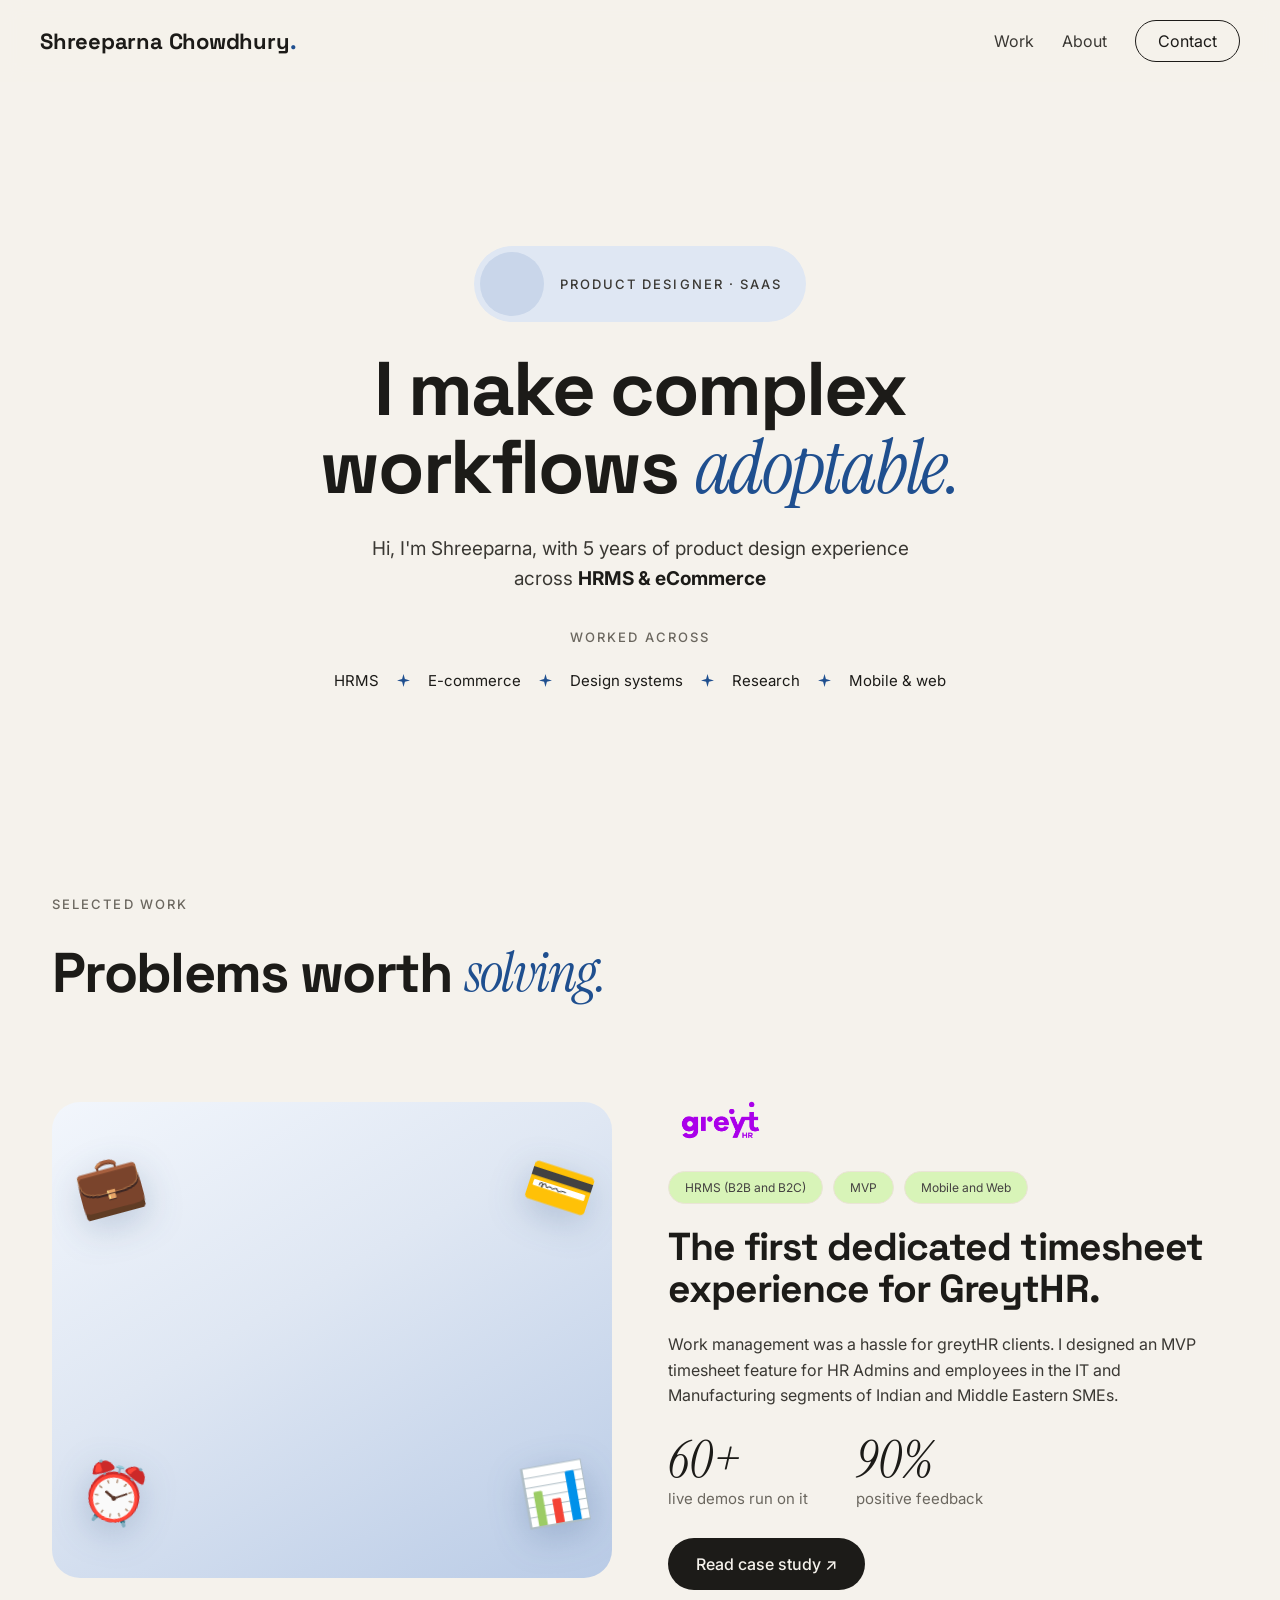
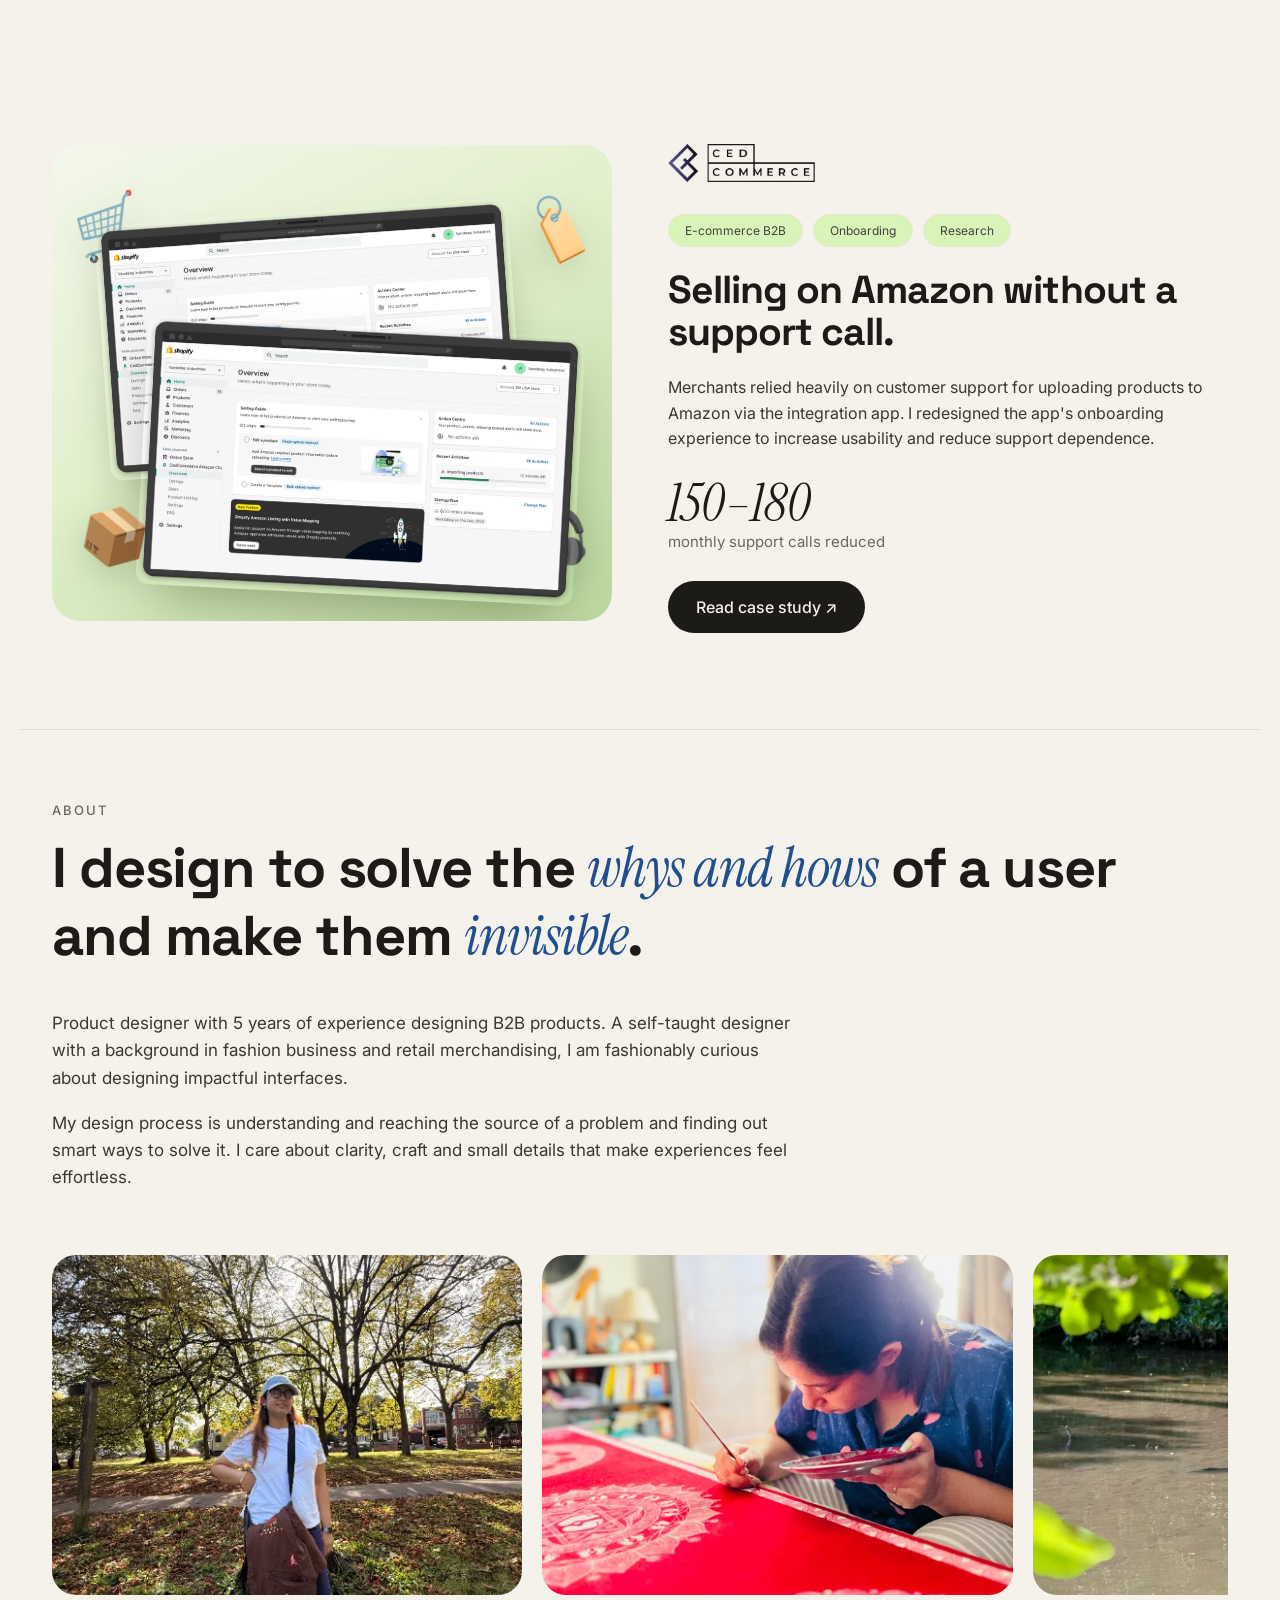
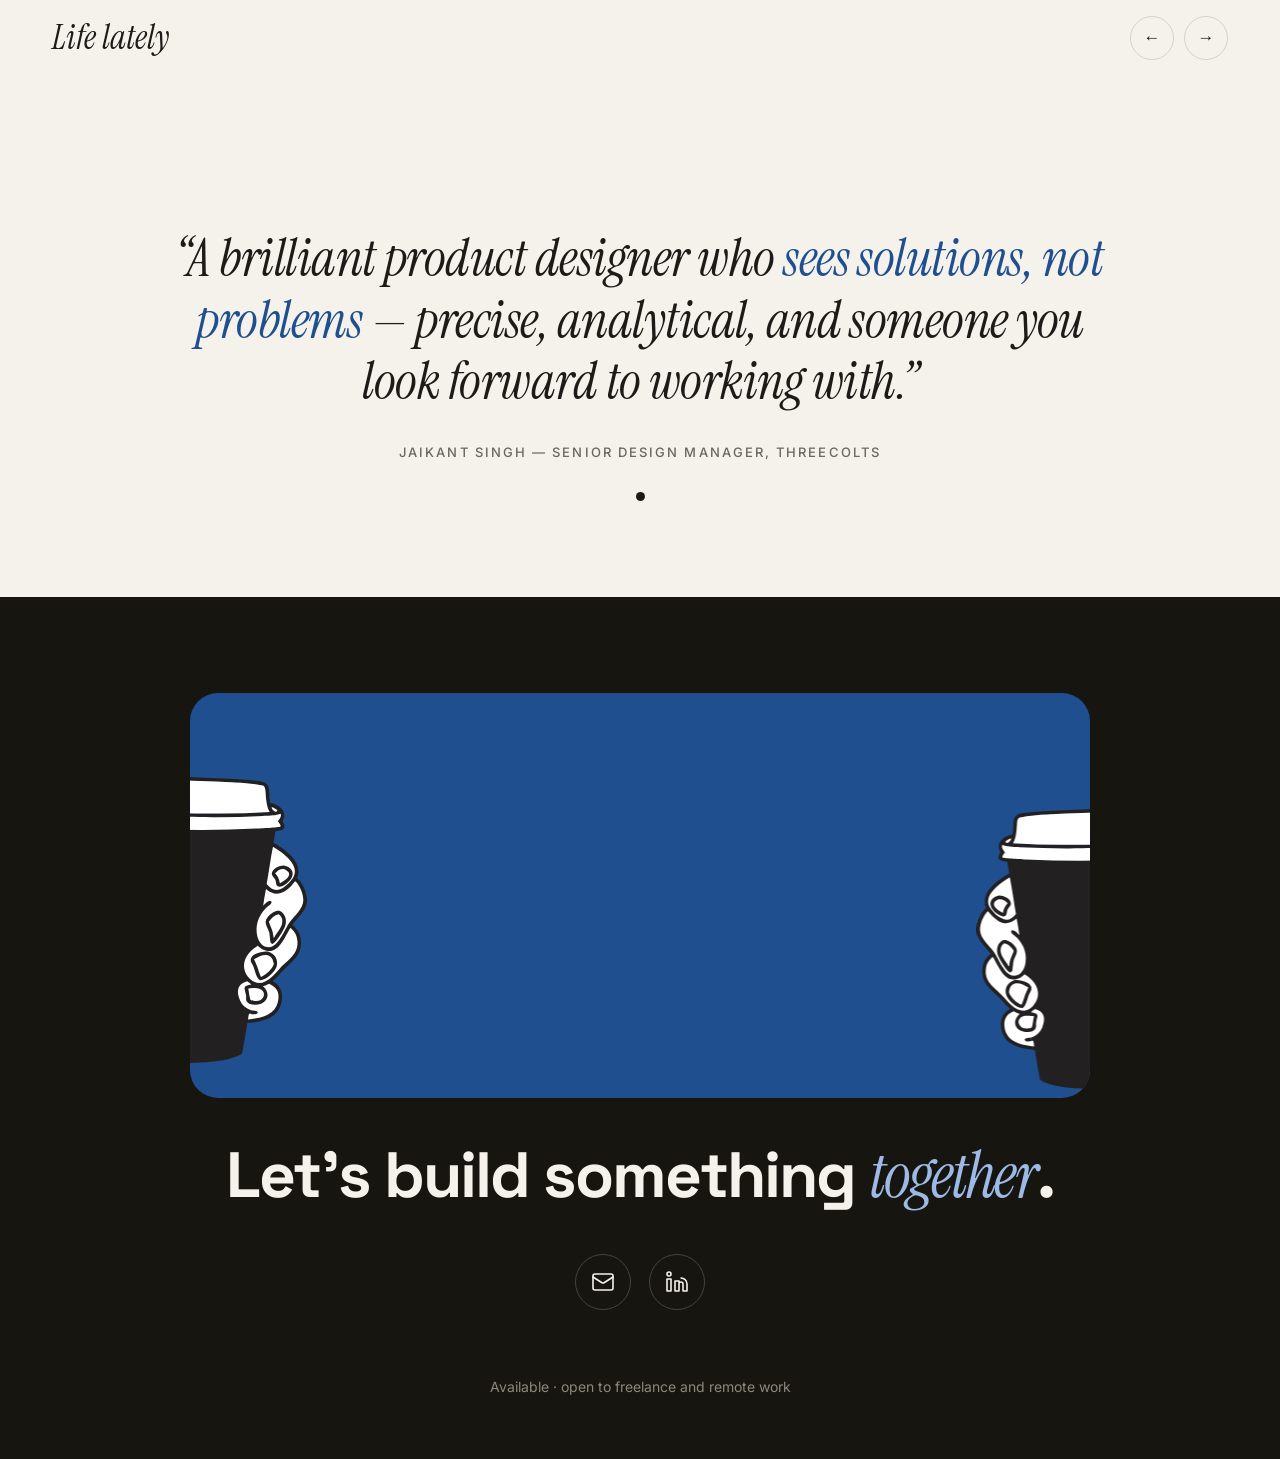
<file: index.html>
<!DOCTYPE html>
<html lang="en">
<head>
  <meta charset="UTF-8">
  <meta name="viewport" content="width=device-width, initial-scale=1.0">
  <title>Shreeparna Chowdhury — Product Designer</title>
  <meta name="description" content="Product designer with 5 years of experience across HRMS and eCommerce. I make complex workflows adoptable.">
  <meta property="og:title" content="Shreeparna Chowdhury — Product Designer">
  <meta property="og:description" content="Product designer with 5 years of experience across HRMS and eCommerce. I make complex workflows adoptable.">
  <meta property="og:type" content="website">

  <link rel="icon" type="image/svg+xml" href="Site/favicon.svg">
  <link rel="icon" type="image/png" sizes="32x32" href="Site/favicon-32.png">
  <link rel="icon" type="image/png" sizes="16x16" href="Site/favicon-16.png">
  <link rel="apple-touch-icon" href="Site/apple-touch-icon.png">

  <link rel="preconnect" href="https://fonts.googleapis.com">
  <link rel="preconnect" href="https://fonts.gstatic.com" crossorigin>
  <link href="https://fonts.googleapis.com/css2?family=Instrument+Serif:ital@0;1&family=Space+Grotesk:wght@400;500;600;700&family=Inter:wght@400;500;600&display=swap" rel="stylesheet">

  <link rel="stylesheet" href="css/home.css">
  <script src="js/home.js" defer></script>
</head>
<body>

  <!-- ============================== NAVIGATION ============================== -->
  <nav class="site-nav" aria-label="Main">
    <a href="#top" class="site-nav__logo">Shreeparna Chowdhury<span class="accent">.</span></a>
    <div class="site-nav__links">
      <a href="#work" class="site-nav__link">Work</a>
      <a href="#about" class="site-nav__link">About</a>
      <a href="#contact" class="btn btn--outline">Contact</a>
    </div>
  </nav>

  <main id="top">

    <!-- ============================== HERO ============================== -->
    <header class="hero">
      <div class="hero__badge">
        <video class="hero__badge-video" src="Videos/homepage/profile-badge.mp4"
               autoplay muted loop playsinline aria-hidden="true"></video>
        <span class="eyebrow eyebrow--dark">Product designer · SaaS</span>
      </div>

      <h1 class="hero__title">I make complex workflows <em class="serif-accent">adoptable.</em></h1>

      <p class="hero__intro">
        Hi, I'm Shreeparna, with 5 years of product design experience <br>
        across <strong>HRMS &amp; eCommerce</strong>
      </p>

      <div class="hero__domains">
        <span class="eyebrow">Worked across</span>
        <ul class="domain-list">
          <li>HRMS</li>
          <li>E-commerce</li>
          <li>Design systems</li>
          <li>Research</li>
          <li>Mobile &amp; web</li>
        </ul>
      </div>
    </header>

    <!-- ============================== SELECTED WORK ============================== -->
    <section id="work" class="work">
      <span class="eyebrow">Selected work</span>
      <h2 class="section-title">Problems worth <em class="serif-accent">solving.</em></h2>

      <!-- Project 1: greytHR Timesheets -->
      <article class="project">
        <div class="project__media project__media--blue">
          <div class="project__stickers" aria-hidden="true">
            <span class="sticker sticker--top-left">💼</span>
            <span class="sticker sticker--bottom-left">⏰</span>
            <span class="sticker sticker--top-right">💳</span>
            <span class="sticker sticker--bottom-right">📊</span>
          </div>
          <video class="project__cover-video" src="Videos/homepage/timesheets-cover.mp4"
                 autoplay muted loop playsinline
                 aria-label="Walkthrough of the greytHR timesheet feature"></video>
        </div>

        <div class="project__body">
          <img class="project__logo project__logo--greythr" src="Images/homepage/greythr-logo.png" alt="greytHR">
          <ul class="tag-list">
            <li>HRMS (B2B and B2C)</li>
            <li>MVP</li>
            <li>Mobile and Web</li>
          </ul>
          <h3 class="project__title">The first dedicated timesheet experience for GreytHR.</h3>
          <p class="project__desc">
            Work management was a hassle for greytHR clients. I designed an MVP timesheet feature
            for HR Admins and employees in the IT and Manufacturing segments of Indian and
            Middle Eastern SMEs.
          </p>
          <dl class="metrics">
            <div class="metric">
              <dt class="metric__value">60+</dt>
              <dd class="metric__label">live demos run on it</dd>
            </div>
            <div class="metric">
              <dt class="metric__value">90%</dt>
              <dd class="metric__label">positive feedback</dd>
            </div>
          </dl>
          <a href="case-study-timesheets.html" class="btn btn--primary">Read case study ↗</a>
        </div>
      </article>

      <!-- Project 2: CedCommerce onboarding -->
      <article class="project">
        <div class="project__media project__media--green">
          <div class="project__stickers" aria-hidden="true">
            <span class="sticker sticker--top-left">🛒</span>
            <span class="sticker sticker--bottom-left">📦</span>
            <span class="sticker sticker--top-right">🏷️</span>
            <span class="sticker sticker--bottom-right">🎧</span>
          </div>
          <img class="project__shot project__shot--back" src="Images/homepage/ecommerce-existing-seller.png"
               alt="CedCommerce onboarding — existing seller">
          <img class="project__shot project__shot--front" src="Images/homepage/ecommerce-first-time-seller.png"
               alt="CedCommerce onboarding — first-time seller">
        </div>

        <div class="project__body">
          <img class="project__logo project__logo--cedcommerce" src="Images/homepage/cedcommerce-logo.png" alt="CedCommerce">
          <ul class="tag-list">
            <li>E-commerce B2B</li>
            <li>Onboarding</li>
            <li>Research</li>
          </ul>
          <h3 class="project__title">Selling on Amazon without a support call.</h3>
          <p class="project__desc">
            Merchants relied heavily on customer support for uploading products to Amazon via the
            integration app. I redesigned the app's onboarding experience to increase usability
            and reduce support dependence.
          </p>
          <dl class="metrics">
            <div class="metric">
              <dt class="metric__value">150–180</dt>
              <dd class="metric__label">monthly support calls reduced</dd>
            </div>
          </dl>
          <a href="case-study-ecommerce.html" class="btn btn--primary">Read case study ↗</a>
        </div>
      </article>
    </section>

    <!-- ============================== ABOUT ============================== -->
    <section id="about" class="about">
      <span class="eyebrow">About</span>
      <p class="about__statement">
        I design to solve the <em class="serif-accent">whys and hows</em> of a user and make them
        <em class="serif-accent">invisible</em>.
      </p>

      <div class="about__bio">
        <p>
          Product designer with 5 years of experience designing B2B products. A self-taught designer
          with a background in fashion business and retail merchandising, I am fashionably curious
          about designing impactful interfaces.
        </p>
        <p>
          My design process is understanding and reaching the source of a problem and finding out
          smart ways to solve it. I care about clarity, craft and small details that make
          experiences feel effortless.
        </p>
      </div>

      <!-- Photo carousel: scroll-snap track, moved by the prev/next buttons in js/home.js -->
      <div class="carousel" data-carousel>
        <div class="carousel__track" data-carousel-track tabindex="0" aria-label="Life lately photos">
          <img class="carousel__slide" src="Images/homepage/life-1-portrait.webp" alt="Portrait of Shreeparna">
          <img class="carousel__slide" src="Images/homepage/life-2.webp" alt="" loading="lazy">
          <img class="carousel__slide" src="Images/homepage/life-3.webp" alt="" loading="lazy">
          <img class="carousel__slide" src="Images/homepage/life-4.webp" alt="" loading="lazy">
          <img class="carousel__slide" src="Images/homepage/life-5.webp" alt="" loading="lazy">
        </div>
        <div class="carousel__footer">
          <span class="carousel__caption">Life lately</span>
          <div class="carousel__controls">
            <button type="button" class="icon-btn" data-carousel-prev aria-label="Previous photo">←</button>
            <button type="button" class="icon-btn" data-carousel-next aria-label="Next photo">→</button>
          </div>
        </div>
      </div>
    </section>

    <!-- ============================== TESTIMONIAL ============================== -->
    <section class="testimonial">
      <blockquote class="testimonial__quote">
        “A brilliant product designer who <span class="accent">sees solutions, not problems</span>
        — precise, analytical, and someone you look forward to working with.”
      </blockquote>
      <span class="eyebrow">Jaikant Singh — Senior Design Manager, Threecolts</span>
      <span class="testimonial__dot" aria-hidden="true"></span>
    </section>

  </main>

  <!-- ============================== CONTACT ============================== -->
  <footer id="contact" class="contact">
    <div class="contact__inner">
      <!-- Two hands slide in and "clink" as this banner scrolls into view (see js/home.js) -->
      <div class="cheers" data-cheers aria-hidden="true">
        <div class="cheers__hand cheers__hand--left" data-cheers-left>
          <img src="Images/homepage/cheers-hand.svg" alt="">
        </div>
        <div class="cheers__hand cheers__hand--right" data-cheers-right>
          <img class="cheers__mirror" src="Images/homepage/cheers-hand.svg" alt="">
        </div>
      </div>

      <h2 class="contact__title">Let's build something <em class="serif-accent serif-accent--light">together</em>.</h2>

      <div class="contact__links">
        <a href="mailto:Shree.design9@gmail.com" class="icon-btn icon-btn--dark icon-btn--lg"
           aria-label="Email" title="Shree.design9@gmail.com">
          <svg width="24" height="24" viewBox="0 0 24 24" fill="none" stroke="currentColor" stroke-width="1.6" stroke-linecap="round" stroke-linejoin="round" aria-hidden="true">
            <rect x="2" y="4" width="20" height="16" rx="2"/>
            <path d="m22 7-8.97 5.7a1.94 1.94 0 0 1-2.06 0L2 7"/>
          </svg>
        </a>
        <!-- TODO: replace href with your LinkedIn profile URL -->
        <a href="#contact" class="icon-btn icon-btn--dark icon-btn--lg" aria-label="LinkedIn" title="LinkedIn">
          <svg width="24" height="24" viewBox="0 0 24 24" fill="none" stroke="currentColor" stroke-width="1.6" stroke-linecap="round" stroke-linejoin="round" aria-hidden="true">
            <path d="M16 8a6 6 0 0 1 6 6v7h-4v-7a2 2 0 0 0-4 0v7h-4v-10h4v1.5"/>
            <rect x="2" y="9" width="4" height="12"/>
            <circle cx="4" cy="4" r="2"/>
          </svg>
        </a>
      </div>

      <p class="contact__status">Available · open to freelance and remote work</p>
    </div>
  </footer>

</body>
</html>
</file>
<file: css/home.css>
/* ==========================================================================
   Homepage styles — Shreeparna Chowdhury portfolio
   --------------------------------------------------------------------------
   Contents
     1. Design tokens
     2. Base / reset
     3. Shared components (eyebrow, buttons, accents, tags)
     4. Navigation
     5. Hero
     6. Selected work
     7. About + photo carousel
     8. Testimonial
     9. Contact
    10. Responsive + reduced motion
   ========================================================================== */


/* 1. Design tokens
   Same names as the case-study pages so colours stay in sync.
   ========================================================================== */
:root {
  /* Colours */
  --bg: #F5F2EC;
  --ink: #1C1B18;
  --ink-soft: #3A3833;
  --muted: #6B675F;
  --line: #E2DCCD;
  --accent: #1F4F8F;
  --accent-dark: #163C6C;
  --accent-soft: #9DB9E6;
  --accent-tint: #DFE7F3;
  --tag-bg: #D8F4B8;
  --tag-border: #EAE4D6;
  --dark-bg: #161510;
  --dark-line: #46443C;
  --dark-hover: #232219;
  --dark-active: #2E2D22;

  /* Typography */
  --font-body: "Inter", system-ui, sans-serif;
  --font-display: "Space Grotesk", system-ui, sans-serif;
  --font-serif: "Instrument Serif", Georgia, serif;

  /* Layout */
  --page-width: 1240px;
  --gutter: 32px;
  --radius-pill: 999px;
  --radius-card: 28px;

  /* Motion */
  --ease-out: cubic-bezier(.2, .8, .2, 1);
}


/* 2. Base / reset
   ========================================================================== */
*,
*::before,
*::after { box-sizing: border-box; }

html { scroll-behavior: smooth; }

body {
  margin: 0;
  background: var(--bg);
  color: var(--ink);
  font-family: var(--font-body);
  -webkit-font-smoothing: antialiased;
}

h1, h2, h3 {
  margin: 0;
  font-family: var(--font-display);
  font-weight: 700;
}

p { margin: 0; }

img, video { display: block; max-width: 100%; }

a { color: var(--accent); text-decoration: none; }
a:hover { color: var(--accent-dark); }

a:focus-visible,
button:focus-visible,
[tabindex]:focus-visible {
  outline: 2px solid var(--accent);
  outline-offset: 3px;
}

/* Sections that are linked to from the sticky nav need room above them */
[id] { scroll-margin-top: 90px; }


/* 3. Shared components
   ========================================================================== */

/* Small uppercase label above headings */
.eyebrow {
  font-size: 13px;
  font-weight: 500;
  letter-spacing: 0.16em;
  text-transform: uppercase;
  color: var(--muted);
}
.eyebrow--dark { color: var(--ink-soft); }

/* Italic serif word used for emphasis inside headings */
.serif-accent {
  font-family: var(--font-serif);
  font-style: italic;
  font-weight: 400;
  color: var(--accent);
}
.serif-accent--light { color: var(--accent-soft); }

.accent { color: var(--accent); }

.section-title {
  font-size: clamp(38px, 6vw, 56px);
  line-height: 1.05;
  letter-spacing: -0.03em;
}

/* Pill buttons */
.btn {
  display: inline-block;
  border-radius: var(--radius-pill);
  font-size: 16px;
  transition: background-color .2s, color .2s;
}

.btn--primary {
  align-self: flex-start;
  margin-top: 8px;
  padding: 16px 28px;
  background: var(--ink);
  color: var(--bg);
  font-weight: 500;
}
.btn--primary:hover { background: var(--accent); color: var(--bg); }
.btn--primary:active { background: var(--accent-dark); }

.btn--outline {
  padding: 10px 22px;
  border: 1px solid var(--ink);
  color: var(--ink);
}
.btn--outline:hover { background: var(--ink); color: var(--bg); }

/* Round icon buttons (carousel arrows, contact links) */
.icon-btn {
  display: flex;
  align-items: center;
  justify-content: center;
  width: 44px;
  height: 44px;
  border: 1px solid #D8D2C2;
  border-radius: var(--radius-pill);
  background: transparent;
  color: var(--ink);
  font-size: 17px;
  cursor: pointer;
  transition: background-color .2s, color .2s, border-color .2s;
}
.icon-btn:hover { background: var(--ink); color: var(--bg); }

.icon-btn--lg { width: 56px; height: 56px; }

.icon-btn--dark { border-color: var(--dark-line); color: var(--bg); }
.icon-btn--dark:hover { background: var(--dark-hover); border-color: var(--accent-soft); color: var(--accent-soft); }
.icon-btn--dark:active { background: var(--dark-active); }

/* Green project tags */
.tag-list {
  display: flex;
  flex-wrap: wrap;
  gap: 10px;
  margin: 0;
  padding: 0;
  list-style: none;
}
.tag-list li {
  padding: 8px 16px;
  border: 1px solid var(--tag-border);
  border-radius: var(--radius-pill);
  background: var(--tag-bg);
  color: #444141;
  font-size: 12px;
}


/* 4. Navigation
   ========================================================================== */
.site-nav {
  position: sticky;
  top: 0;
  z-index: 10;
  display: flex;
  flex-wrap: wrap;
  align-items: center;
  justify-content: space-between;
  gap: 24px;
  padding: 20px 40px;
  background: rgba(245, 242, 236, 0.9);
  backdrop-filter: blur(10px);
}

.site-nav__logo {
  color: var(--ink);
  font-family: var(--font-display);
  font-size: 22px;
  font-weight: 700;
  letter-spacing: -0.01em;
}
.site-nav__logo:hover { color: var(--ink); }

.site-nav__links {
  display: flex;
  align-items: center;
  gap: 28px;
}

.site-nav__link { color: var(--ink-soft); font-size: 16px; }
.site-nav__link:hover { color: var(--ink); }


/* 5. Hero
   ========================================================================== */
.hero {
  display: flex;
  flex-direction: column;
  align-items: center;
  justify-content: center;
  gap: 28px;
  max-width: 1080px;
  min-height: calc(100svh - 86px); /* fill the screen below the nav */
  margin: 0 auto;
  padding: 64px var(--gutter) 96px;
  text-align: center;
}

.hero__badge {
  display: flex;
  align-items: center;
  gap: 16px;
  padding: 6px 24px 6px 6px;
  border-radius: var(--radius-pill);
  background: var(--accent-tint);
}

.hero__badge-video {
  width: 64px;
  height: 64px;
  border-radius: 50%;
  object-fit: cover;
  background: #C9D6EA;
}

.hero__title {
  max-width: 16ch;
  font-size: clamp(44px, 8vw, 76px);
  line-height: 1.02;
  letter-spacing: -0.03em;
  text-wrap: pretty;
}

.hero__intro {
  max-width: 58ch;
  font-size: 19px;
  line-height: 1.55;
  color: var(--ink-soft);
}
.hero__intro strong { color: var(--ink); }

.hero__domains {
  display: flex;
  flex-direction: column;
  align-items: center;
  gap: 16px;
  margin-top: 8px;
}

/* Domain names separated by a small blue sparkle */
.domain-list {
  display: flex;
  flex-wrap: wrap;
  justify-content: center;
  align-items: center;
  gap: 8px 18px;
  margin: 0;
  padding: 0;
  list-style: none;
  font-size: 15px;
}
.domain-list li { padding-block: 10px; }
.domain-list li + li::before {
  content: "";
  display: inline-block;
  width: 13px;
  height: 13px;
  margin-right: 18px;
  vertical-align: -1px;
  background: var(--accent);
  clip-path: polygon(50% 0, 60.8% 39.2%, 100% 50%, 60.8% 60.8%, 50% 100%, 39.2% 60.8%, 0 50%, 39.2% 39.2%);
}


/* 6. Selected work
   ========================================================================== */
.work {
  display: flex;
  flex-direction: column;
  gap: 32px;
  max-width: var(--page-width);
  margin: 0 auto;
  padding: 0 var(--gutter) 40px;
}

/* One project = media on the left, text on the right (stacks when narrow) */
.project {
  display: grid;
  grid-template-columns: repeat(auto-fit, minmax(min(320px, 100%), 1fr));
  align-items: center;
  gap: 56px;
  padding: 56px 0;
}

/* Coloured media card */
.project__media {
  position: relative;
  display: flex;
  align-items: center;
  justify-content: center;
  aspect-ratio: 4 / 3.4;
  overflow: hidden;
  border-radius: var(--radius-card);
}
.project__media--blue {
  --sticker-shadow: rgba(22, 60, 108, 0.22);
  background: linear-gradient(150deg, #F2F6FC 0%, #DFE7F3 42%, #B9CBE6 100%);
}
.project__media--green {
  --sticker-shadow: rgba(58, 80, 32, 0.22);
  background: linear-gradient(150deg, #F4F7EC 0%, #E2F0CC 45%, #BCD9A0 100%);
}

/* Decorative emoji in the four corners of the media card */
.project__stickers {
  position: absolute;
  inset: 0;
  pointer-events: none;
}
.sticker {
  position: absolute;
  font-size: 56px;
  line-height: 1;
  filter: drop-shadow(0 10px 18px var(--sticker-shadow));
}
.sticker--top-left     { left: 4%;  top: 11%;    transform: rotate(-15deg); }
.sticker--bottom-left  { left: 5%;  bottom: 12%; transform: rotate(12deg); }
.sticker--top-right    { right: 3%; top: 12%;    transform: rotate(18deg); }
.sticker--bottom-right { right: 4%; bottom: 12%; transform: rotate(-10deg); }

/* greytHR: phone recording that zooms on hover */
.project__cover-video {
  position: relative;
  z-index: 1;
  height: 116%;
  width: auto;
  max-width: none;
  border-radius: 20px;
  box-shadow: 0 24px 60px -20px rgba(22, 60, 108, 0.45);
  transition: transform .55s var(--ease-out);
}
.project__media:hover .project__cover-video { transform: scale(1.12); }

/* CedCommerce: two overlapping, tilted screenshots */
.project__shot {
  position: absolute;
  border-radius: 12px;
}
.project__shot--back {
  z-index: 1;
  left: 9%;
  top: 14%;
  width: 74%;
  transform: rotate(-4deg);
  box-shadow: 0 22px 50px -18px rgba(46, 64, 24, 0.4);
}
.project__shot--front {
  z-index: 2;
  left: 16%;
  top: 38%;
  width: 78%;
  transform: rotate(3deg);
  box-shadow: 0 26px 60px -18px rgba(46, 64, 24, 0.45);
  transition: transform .55s var(--ease-out);
}
.project__media:hover .project__shot--front { transform: rotate(3deg) scale(1.08); }

/* Project text column */
.project__body {
  display: flex;
  flex-direction: column;
  gap: 22px;
}

.project__logo { align-self: flex-start; width: auto; }
.project__logo--greythr { height: 58px; }
.project__logo--cedcommerce { height: 38px; margin-block: 10px; } /* same 58px row height as greytHR */

.project__title {
  font-size: clamp(30px, 4vw, 39px);
  line-height: 1.08;
  letter-spacing: -0.025em;
  text-wrap: pretty;
}

.project__desc {
  font-size: 16px;
  line-height: 1.6;
  color: var(--ink-soft);
}

/* Big italic numbers with a caption underneath */
.metrics {
  display: flex;
  flex-wrap: wrap;
  gap: 48px;
  margin: 4px 0 0;
}
.metric {
  display: flex;
  flex-direction: column;
  gap: 2px;
}
.metric__value {
  font-family: var(--font-serif);
  font-style: italic;
  font-size: 52px;
  line-height: 1;
}
.metric__label {
  margin: 0;
  font-size: 15px;
  color: var(--muted);
}


/* 7. About + photo carousel
   ========================================================================== */
.about {
  display: flex;
  flex-direction: column;
  gap: 16px;
  max-width: var(--page-width);
  margin: 0 auto;
  padding: 72px var(--gutter);
  border-top: 1px solid var(--line);
}

.about__statement {
  font-family: var(--font-display);
  font-size: clamp(36px, 6vw, 56px);
  font-weight: 700;
  line-height: 1.2;
  letter-spacing: -0.02em;
}

.about__bio {
  display: flex;
  flex-direction: column;
  gap: 18px;
  max-width: 68ch;
  margin-top: 24px;
  font-size: 17px;
  line-height: 1.6;
  color: var(--ink-soft);
}

.carousel {
  display: flex;
  flex-direction: column;
  gap: 20px;
  margin-top: 48px;
}

/* Horizontally scrolling row; each photo snaps into place */
.carousel__track {
  display: flex;
  gap: 20px;
  overflow-x: auto;
  scroll-snap-type: x mandatory;
  scroll-behavior: smooth;
  scrollbar-width: none; /* Firefox */
}
.carousel__track::-webkit-scrollbar { display: none; } /* Safari / Chrome */

.carousel__slide {
  flex: 0 0 40%;
  min-width: 0;
  height: 340px;
  object-fit: cover;
  border-radius: 24px;
  scroll-snap-align: start;
}

.carousel__footer {
  display: flex;
  align-items: center;
  justify-content: space-between;
  gap: 24px;
}

.carousel__caption {
  font-family: var(--font-serif);
  font-style: italic;
  font-size: 34px;
}

.carousel__controls {
  display: flex;
  gap: 10px;
}


/* 8. Testimonial
   ========================================================================== */
.testimonial {
  display: flex;
  flex-direction: column;
  align-items: center;
  gap: 32px;
  max-width: 1000px;
  margin: 0 auto;
  padding: 96px var(--gutter);
  text-align: center;
}

.testimonial__quote {
  margin: 0;
  font-family: var(--font-serif);
  font-style: italic;
  font-size: clamp(32px, 5vw, 52px);
  line-height: 1.18;
  letter-spacing: -0.01em;
}

.testimonial__dot {
  width: 9px;
  height: 9px;
  border-radius: 50%;
  background: var(--ink);
}


/* 9. Contact
   ========================================================================== */
.contact {
  padding: 96px var(--gutter) 64px;
  background: var(--dark-bg);
  color: var(--bg);
}

.contact__inner {
  display: flex;
  flex-direction: column;
  align-items: center;
  gap: 44px;
  max-width: 900px;
  margin: 0 auto;
  text-align: center;
}

/* Blue banner with two hands that slide in and clink.
   Starting positions are set here; js/home.js moves them on scroll. */
.cheers {
  position: relative;
  width: 100%;
  aspect-ratio: 16 / 7.2;
  overflow: hidden;
  border-radius: var(--radius-card);
  background: var(--accent);
}

.cheers__hand {
  position: absolute;
  will-change: transform;
}
.cheers__hand img { width: 100%; }
.cheers__hand--left {
  z-index: 1;
  bottom: -16%;
  left: -6%;
  width: 50%;
  transform: translateX(-62%);
}
.cheers__hand--right {
  z-index: 2;
  bottom: -22%;
  right: -6%;
  width: 49%;
  transform-origin: 75% 100%;
  transform: translateX(62%);
}
.cheers__mirror { transform: scaleX(-1); } /* same artwork as the left hand, flipped */

.contact__title {
  font-size: clamp(40px, 7vw, 64px);
  line-height: 1.04;
  letter-spacing: -0.03em;
}

.contact__links {
  display: flex;
  justify-content: center;
  gap: 18px;
}

.contact__status {
  padding-top: 24px;
  font-size: 14px;
  color: #8C887D;
}


/* 10. Responsive + reduced motion
   ========================================================================== */
@media (max-width: 720px) {
  :root { --gutter: 20px; }

  .site-nav { padding: 16px var(--gutter); }
  .site-nav__links { gap: 20px; }

  .project { gap: 32px; padding: 32px 0; }
  .sticker { font-size: 40px; }

  .carousel__slide { flex-basis: 80%; height: 300px; }
}

@media (prefers-reduced-motion: reduce) {
  html { scroll-behavior: auto; }
  .carousel__track { scroll-behavior: auto; }
  .project__cover-video,
  .project__shot--front { transition: none; }
}
</file>
